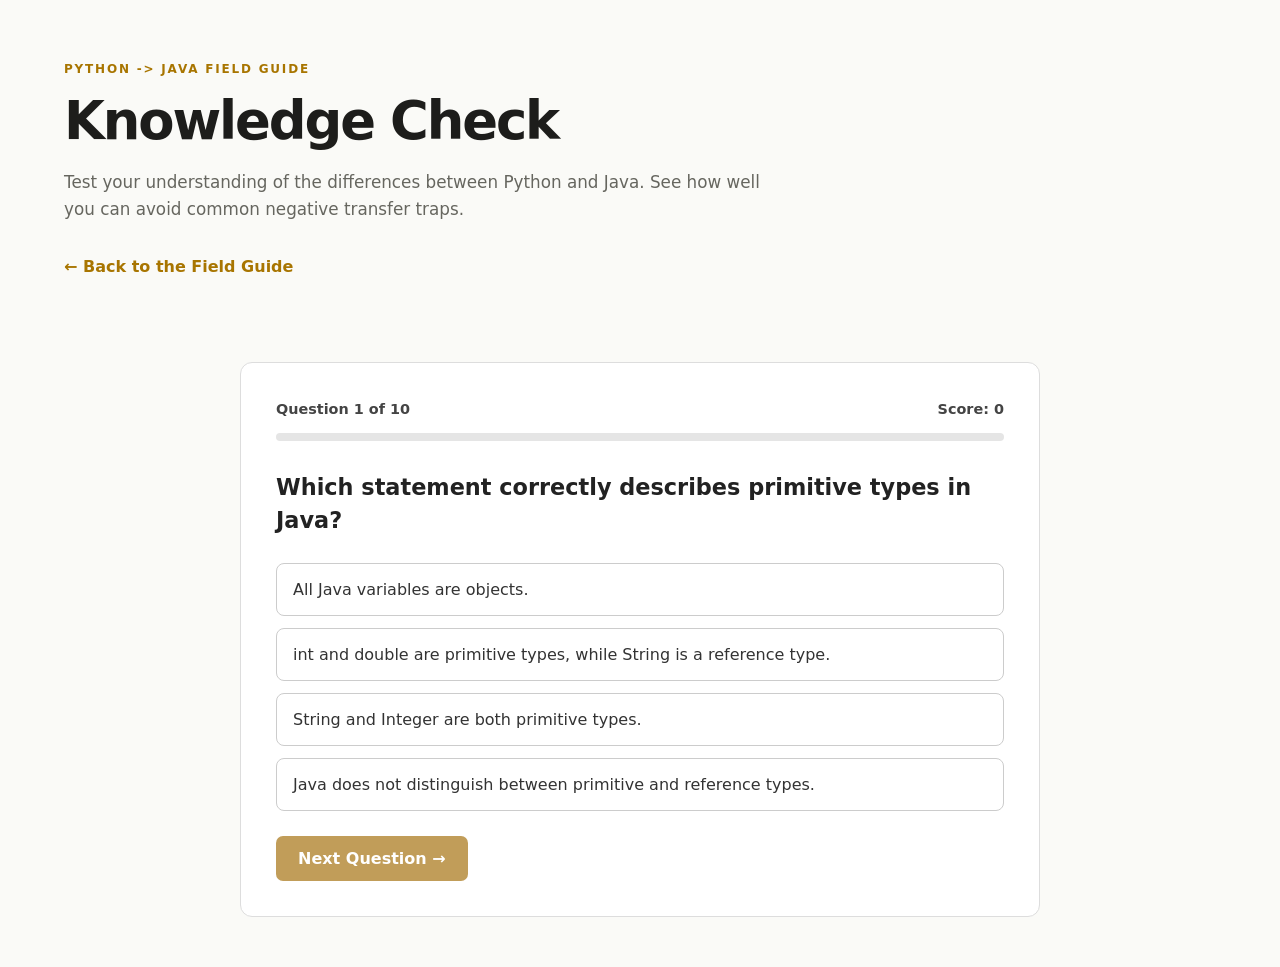
<file: quiz.html>
<!DOCTYPE html>
<html lang="en">
<head>
    <meta charset="UTF-8">
    <meta name="viewport" content="width=device-width, initial-scale=1">

    <title>Python → Java | Knowledge Check</title>

    <link rel="stylesheet" href="style.css">
    <script src="quiz.js" defer></script>
</head>

<body>
    <header class="site-header">
        <p class="eyebrow">PYTHON -> JAVA FIELD GUIDE</p>

        <h1>Knowledge Check</h1>

        <p class="intro">
            Test your understanding of the differences between
            Python and Java. See how well you can avoid common
            negative transfer traps.
        </p>

        <a href="index.html" class="quiz-back-link">
            ← Back to the Field Guide
        </a>
    </header>

    <main class="quiz-container">

        <div class="quiz-info">
            <span id="question-count">Question 1 of 10</span>
            <span id="score">Score: 0</span>
        </div>

        <div class="progress-track">
            <div id="progress-bar"></div>
        </div>

        <section id="quiz-content">
            <h2 id="question"></h2>

            <div id="options"></div>

            <div id="feedback" class="quiz-feedback"></div>

            <button id="next-button" disabled>
                Next Question →
            </button>
        </section>

        <section id="results" class="quiz-results" hidden>
            <h2>Quiz Complete!</h2>

            <p id="final-score"></p>

            <p id="final-message"></p>

            <button id="restart-button">
                Retake Quiz
            </button>

            <a href="index.html" class="quiz-back-link">
                Review the Field Guide
            </a>
        </section>

    </main>
</body>
</html>
</file>
<file: style.css>
:root {
    --bg: #fafaf7;
    --surface: #ffffff;
    --text: #1d1d1b;
    --muted: #66665f;
    --border: #e2e0d8;
    --accent: #a87500;
    --warn-bg: #fff4e0;

    --code-bg: #14161a;
    --code-text: #e8e6e0;

    --py: #3776ab;
    --java: #e45b2b;

    --success: #21864a;
    --error: #d94841;
}

@media (prefers-color-scheme: dark) {
    :root {
        color-scheme: dark;

        --bg: #121315;
        --surface: #1b1c1f;
        --text: #ececea;
        --muted: #a0a0a0;
        --border: #303136;
        --accent: #e0b34a;
        --warn-bg: #302817;

        --code-bg: #0b0c0e;
        --code-text: #e8e6e0;

        --success: #65c98b;
        --error: #ff8278;
    }
}

* {
    box-sizing: border-box;
}

html {
    scroll-behavior: smooth;
}

body {
    margin: 0;
    background: var(--bg);
    color: var(--text);

    font-family:
        system-ui,
        -apple-system,
        BlinkMacSystemFont,
        "Segoe UI",
        sans-serif;

    line-height: 1.6;
}

.site-header {
    max-width: 1200px;
    margin: 0 auto;
    padding: 3rem 1.5rem 2rem;
}

.eyebrow {
    color: var(--accent);
    font-size: 0.75rem;
    font-weight: 800;
    letter-spacing: 0.15em;
}

h1 {
    margin: 0;
    font-size: clamp(2rem, 5vw, 3.3rem);
    line-height: 1.15;
    letter-spacing: -0.04em;
}

.intro {
    max-width: 720px;
    color: var(--muted);
    font-size: 1.05rem;
}

.runtime-status {
    display: flex;
    flex-wrap: wrap;
    gap: 0.5rem;
    margin-top: 1.25rem;
}

.status {
    padding: 0.3rem 0.65rem;
    border: 1px solid var(--border);
    border-radius: 999px;
    font-size: 0.75rem;
    color: var(--muted);
}

.status.ready {
    color: var(--success);
    border-color: var(--success);
}

.status.error {
    color: var(--error);
    border-color: var(--error);
}

.layout {
    display: grid;
    grid-template-columns: 245px minmax(0, 1fr);
    gap: 2rem;

    max-width: 1200px;
    margin: 0 auto;
    padding: 0 1.5rem 4rem;

    align-items: start;
}

.sidebar {
    position: sticky;
    top: 1rem;
}

.sidebar nav {
    padding: 1rem;
    border: 1px solid var(--border);
    border-radius: 12px;
    background: var(--surface);
}

.sidebar h2 {
    font-size: 0.75rem;
    color: var(--muted);
    letter-spacing: 0.1em;
}

#nav {
    display: grid;
    gap: 0.25rem;
}

#nav a {
    padding: 0.5rem 0.65rem;

    color: var(--text);
    text-decoration: none;
    font-size: 0.87rem;

    border-left: 3px solid transparent;
    border-radius: 0 6px 6px 0;
}

#nav a:hover,
#nav a.active {
    background: var(--bg);
    border-left-color: var(--accent);
}

.sidebar-note {
    padding: 0.5rem 0.75rem;
    margin-top: 1rem;

    color: var(--muted);
    font-size: 0.85rem;
}

.sidebar-note strong {
    color: var(--text);
}

.trap {
    padding: 1.5rem;
    margin-bottom: 1.5rem;

    background: var(--surface);
    border: 1px solid var(--border);
    border-radius: 14px;

    scroll-margin-top: 1rem;
}

.trap h2 {
    margin: 0 0 0.5rem;
    font-size: 1.4rem;
    line-height: 1.3;
}

.tag {
    display: inline-block;
    margin-bottom: 0.75rem;
    padding: 0.15rem 0.55rem;

    border: 1px solid var(--accent);
    border-radius: 999px;

    color: var(--accent);
    font-size: 0.7rem;
    font-weight: 700;
}

.misconception {
    padding: 0.8rem 1rem;
    margin: 1rem 0;

    background: var(--warn-bg);
    border-left: 4px solid var(--accent);
    border-radius: 5px;
}

.compare {
    display: grid;
    grid-template-columns: repeat(2, minmax(0, 1fr));
    gap: 1rem;
    margin: 1.25rem 0;
}

.code-box {
    min-width: 0;
}

.code-heading {
    display: flex;
    justify-content: space-between;
    align-items: center;
    gap: 0.5rem;

    margin-bottom: 0.5rem;
}

.code-heading h3 {
    margin: 0;
    font-size: 0.9rem;
}

.code-box.py h3 {
    color: var(--py);
}

.code-box.java h3 {
    color: var(--java);
}

.code-editor {
    display: block;
    width: 100%;
    min-height: 220px;
    resize: vertical;

    padding: 1rem;

    background: var(--code-bg);
    color: var(--code-text);

    border: 1px solid #34363c;
    border-radius: 9px;

    font-family:
        "SFMono-Regular",
        Consolas,
        "Liberation Mono",
        monospace;

    font-size: 0.82rem;
    line-height: 1.6;
    tab-size: 4;
    white-space: pre;
    overflow: auto;
}

.code-editor:focus {
    outline: 2px solid var(--accent);
    outline-offset: 2px;
}

.code-actions {
    display: flex;
    flex-wrap: wrap;
    gap: 0.5rem;
    margin-top: 0.55rem;
}

button {
    cursor: pointer;
    font-family: inherit;
}

.btn {
    padding: 0.45rem 0.75rem;

    border: 1px solid var(--border);
    border-radius: 6px;

    background: var(--surface);
    color: var(--text);

    font-size: 0.78rem;
    font-weight: 650;
}

.btn:hover {
    border-color: var(--accent);
}

.btn.run {
    background: var(--accent);
    border-color: var(--accent);
    color: #ffffff;
}

.btn:disabled {
    cursor: wait;
    opacity: 0.6;
}

.output {
    min-height: 75px;
    margin-top: 0.75rem;
    padding: 0.75rem;

    background: var(--bg);
    border: 1px solid var(--border);
    border-radius: 8px;

    font-size: 0.8rem;
    overflow-wrap: anywhere;
}

.output-heading {
    margin-bottom: 0.4rem;

    color: var(--muted);
    font-size: 0.68rem;
    font-weight: 750;
    letter-spacing: 0.08em;
    text-transform: uppercase;
}

.output pre {
    margin: 0;
    white-space: pre-wrap;
    overflow-wrap: anywhere;

    font-family:
        "SFMono-Regular",
        Consolas,
        "Liberation Mono",
        monospace;

    font-size: 0.8rem;
}

.output.success {
    border-left: 3px solid var(--success);
}

.output.error {
    border-left: 3px solid var(--error);
}

.why {
    margin-top: 1.25rem;
}

.fix {
    padding-top: 1rem;
    margin-top: 1rem;

    border-top: 1px dashed var(--border);
}

.fix strong {
    color: var(--accent);
}

footer {
    padding: 1.5rem;
    border-top: 1px solid var(--border);

    color: var(--muted);
    text-align: center;
    font-size: 0.8rem;
}

@media (max-width: 850px) {
    .layout {
        grid-template-columns: 1fr;
        gap: 1rem;
    }

    .sidebar {
        position: static;
    }

    #nav {
        grid-template-columns: repeat(2, minmax(0, 1fr));
    }
}

@media (max-width: 600px) {
    .site-header {
        padding-top: 2rem;
    }

    .layout {
        padding-right: 1rem;
        padding-left: 1rem;
    }

    .compare {
        grid-template-columns: 1fr;
    }

    #nav {
        grid-template-columns: 1fr;
    }

    .trap {
        padding: 1rem;
    }
}

@media (prefers-reduced-motion: reduce) {
    html {
        scroll-behavior: auto;
    }
}


/* QUIZ PAGE */

.quiz-container {
    width: min(800px, 90%);
    margin: 50px auto;
    padding: 35px;
    background: var(--card-bg, #ffffff);
    border: 1px solid var(--border-color, #dddddd);
    border-radius: 12px;
}

.quiz-back-link {
    display: inline-block;
    margin-top: 15px;
    color: var(--accent, #803939);
    text-decoration: none;
    font-weight: 600;
}

.quiz-back-link:hover {
    text-decoration: underline;
}

.quiz-info {
    display: flex;
    justify-content: space-between;
    margin-bottom: 12px;
    font-size: 0.9rem;
    font-weight: 600;
}

.progress-track {
    height: 8px;
    background: #e5e5e5;
    border-radius: 10px;
    overflow: hidden;
    margin-bottom: 30px;
}

#progress-bar {
    width: 0%;
    height: 100%;
    background: var(--accent, #803939);
    transition: width 0.3s ease;
}

#question {
    font-size: 1.4rem;
    line-height: 1.5;
    margin-bottom: 25px;
}

#options {
    display: grid;
    gap: 12px;
}

.quiz-option {
    padding: 16px;
    text-align: left;
    border: 1px solid var(--border-color, #dddddd);
    border-radius: 8px;
    background: transparent;
    color: inherit;
    cursor: pointer;
    font-size: 1rem;
    transition: background 0.2s, border 0.2s;
}

.quiz-option:hover:not(:disabled) {
    border-color: var(--accent, #803939);
    background: rgba(128, 57, 57, 0.06);
}

.quiz-option:disabled {
    cursor: default;
    opacity: 1;
}

.quiz-option.correct-answer {
    border: 2px solid #24834a;
    background: rgba(36, 131, 74, 0.10);
}

.quiz-option.wrong-answer {
    border: 2px solid #c44444;
    background: rgba(196, 68, 68, 0.10);
}

.quiz-feedback {
    margin-top: 20px;
    padding: 16px;
    border-radius: 8px;
    line-height: 1.6;
    display: none;
}

.quiz-feedback.correct,
.quiz-feedback.incorrect {
    display: block;
}

.quiz-feedback.correct {
    background: rgba(36, 131, 74, 0.10);
    border-left: 4px solid #24834a;
}

.quiz-feedback.incorrect {
    background: rgba(196, 68, 68, 0.10);
    border-left: 4px solid #c44444;
}

#next-button,
#restart-button {
    margin-top: 25px;
    padding: 13px 22px;
    border: none;
    border-radius: 7px;
    background: var(--accent, #803939);
    color: white;
    font-size: 1rem;
    font-weight: 600;
    cursor: pointer;
}

#next-button:disabled {
    opacity: 0.45;
    cursor: not-allowed;
}

.quiz-results {
    text-align: center;
    padding: 30px 10px;
}

.quiz-results h2 {
    font-size: 2rem;
}

.quiz-results p {
    line-height: 1.6;
    margin: 15px 0;
}

.quiz-nav-link {
    display: block;
    margin-top: 15px;
    font-weight: 600;
}

@media (max-width: 600px) {
    .quiz-container {
        padding: 22px;
        margin: 25px auto;
    }

    #question {
        font-size: 1.2rem;
    }
}



/* Make text inside the white quiz card dark */
.quiz-container {
    background: #ffffff;
    color: #222222;
}

/* Question number and score */
.quiz-info {
    color: #444444;
}

/* Main question */
#question {
    color: #222222;
}

/* Answer choices */
.quiz-option {
    background: #ffffff;
    color: #333333;
    border: 1px solid #cccccc;
}

/* Answer choice hover */
.quiz-option:hover:not(:disabled) {
    background: #fff8e8;
    border-color: #c28b24;
}

/* Feedback text */
.quiz-feedback {
    color: #222222;
}

/* Results screen */
.quiz-results {
    color: #222222;
}

.quiz-results h2 {
    color: #222222;
}

.quiz-results p {
    color: #444444;
}

/* Make the next button more visible */
#next-button,
#restart-button {
    background: #a87513;
    color: #ffffff;
}

/* Keep disabled button readable */
#next-button:disabled {
    opacity: 0.7;
    cursor: not-allowed;
}
</file>
